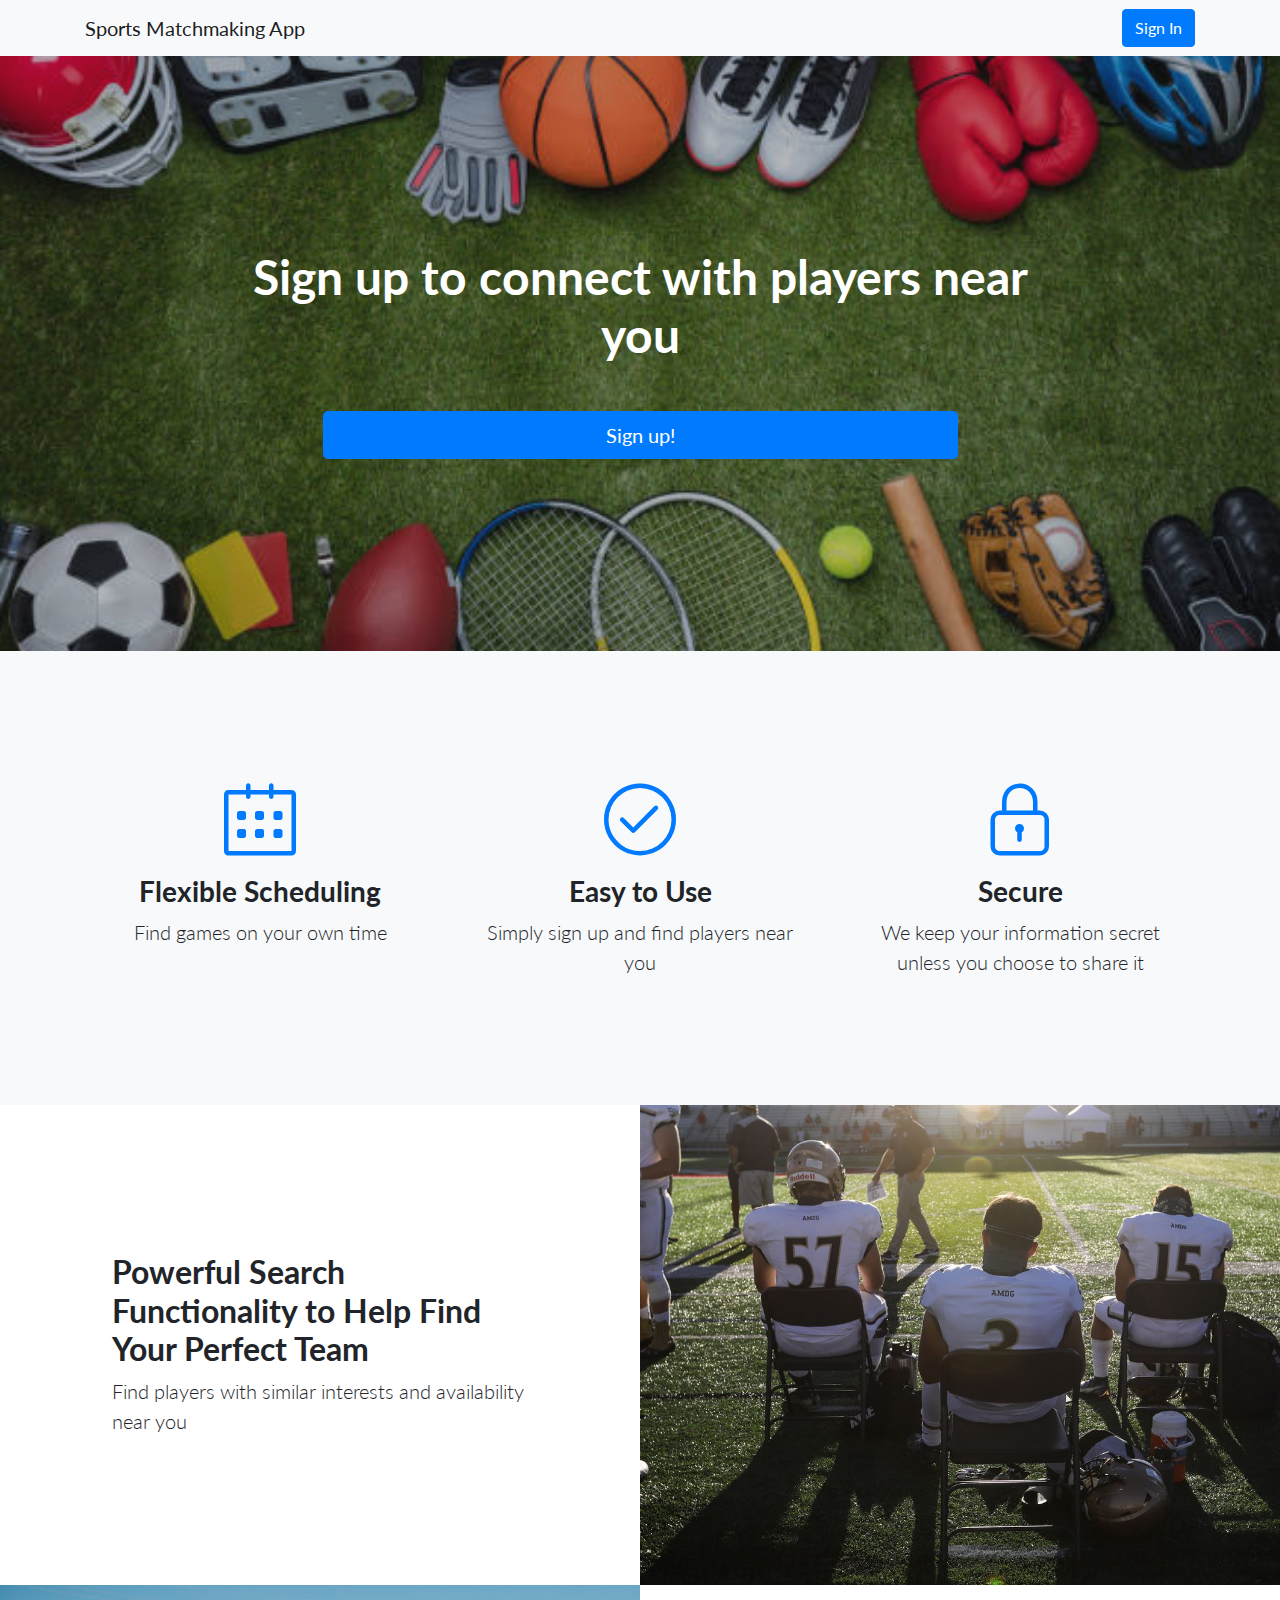
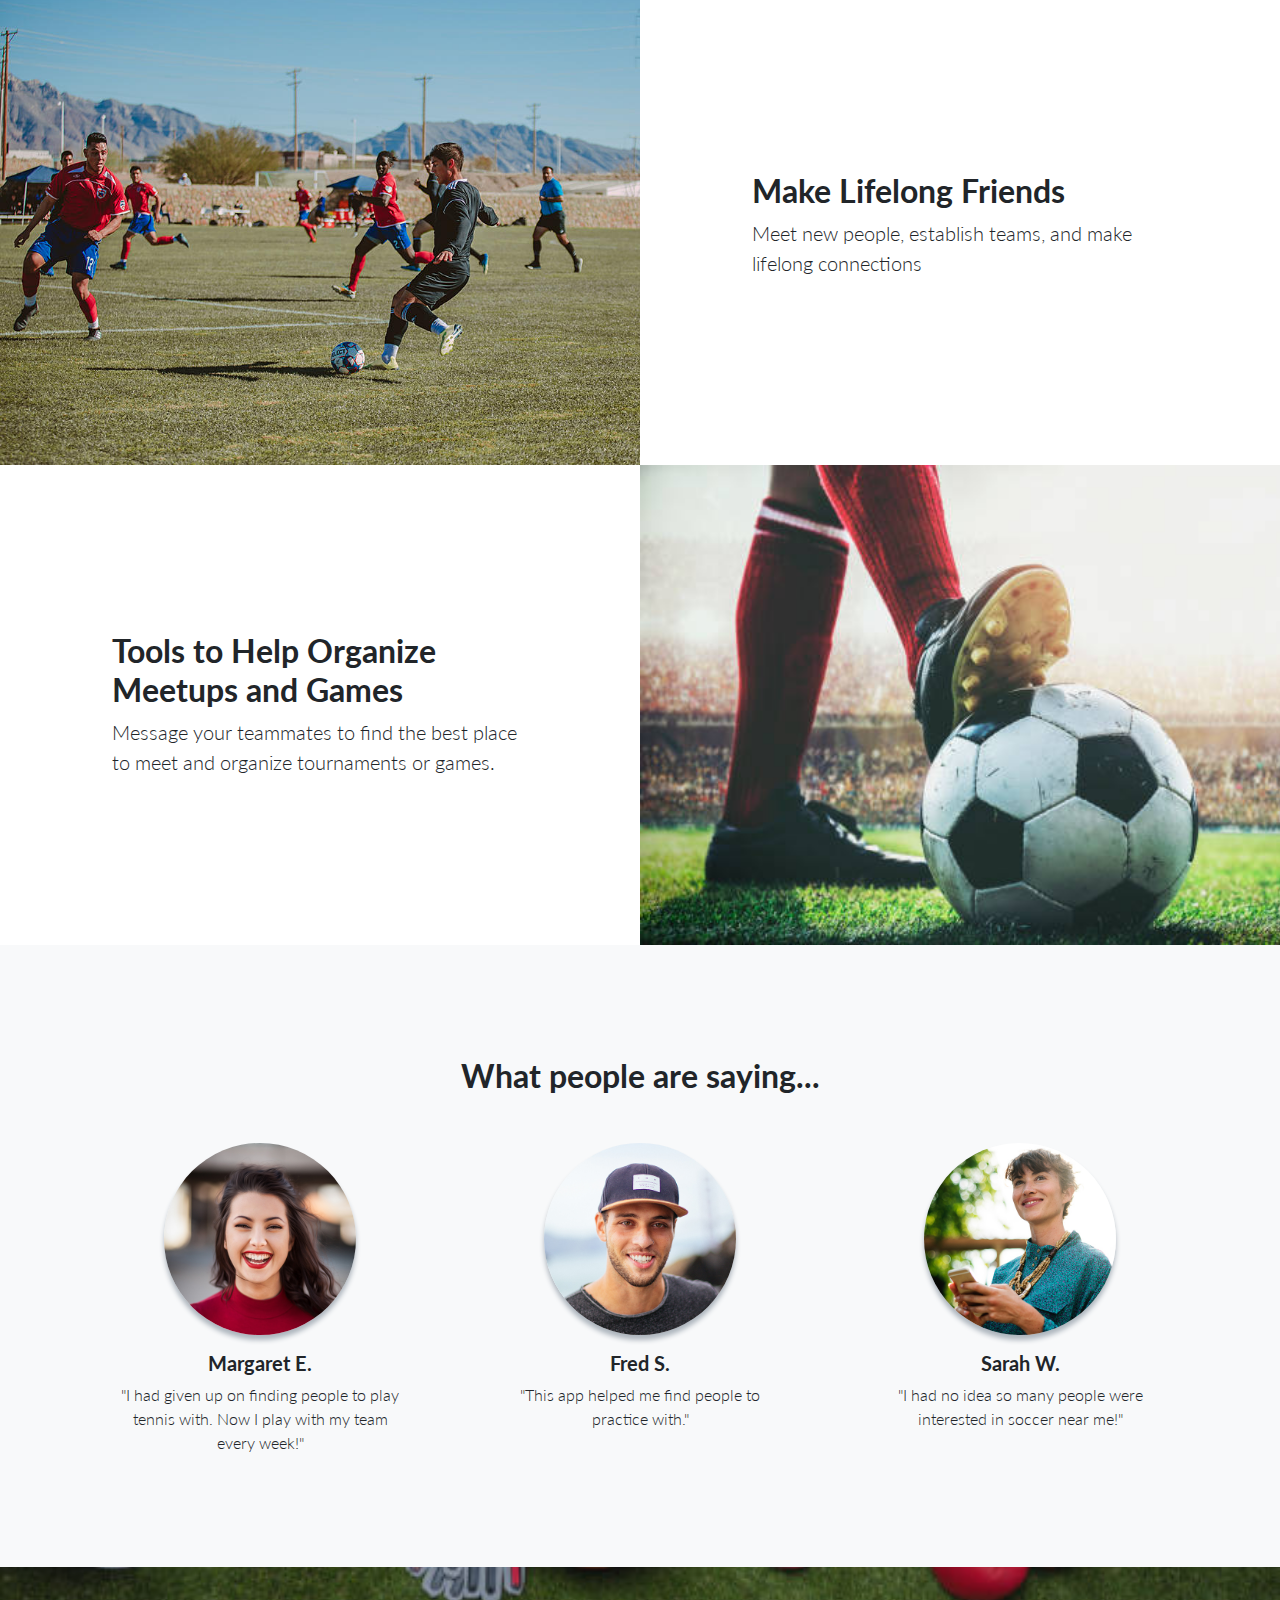
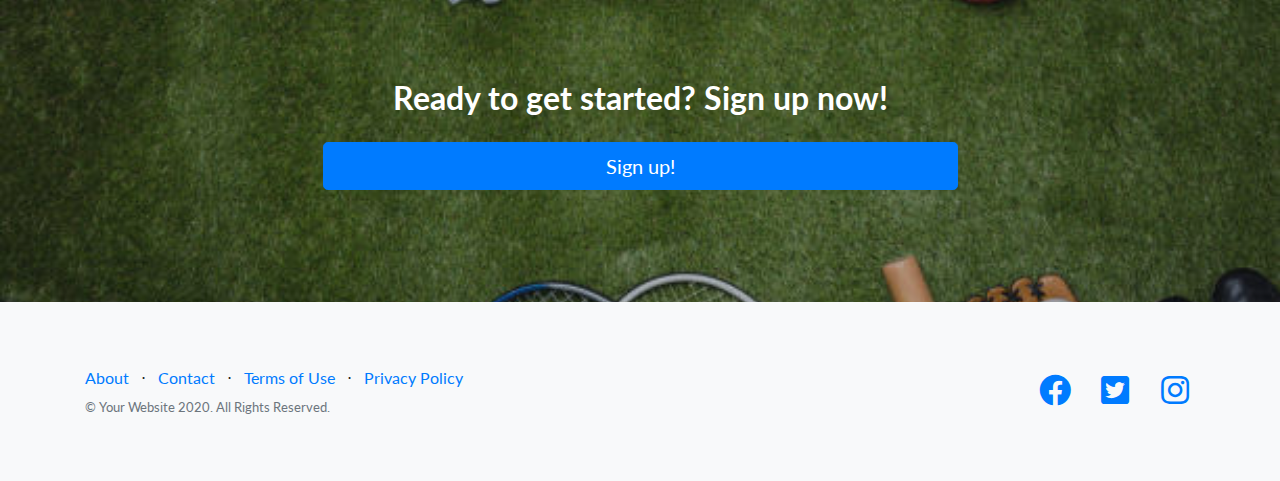
<file: src/main/resources/static/home.html>
<!DOCTYPE html>
<html lang="en">

<head>

  <meta charset="utf-8">
  <meta name="viewport" content="width=device-width, initial-scale=1, shrink-to-fit=no">
  <meta name="description" content="">
  <meta name="author" content="">

  <title>Sports Matchmaking</title>

  <!-- Bootstrap core CSS -->
  <link href="vendor/bootstrap/css/bootstrap.min.css" rel="stylesheet">

  <!-- Custom fonts for this template -->
  <link href="vendor/fontawesome-free/css/all.min.css" rel="stylesheet">
  <link href="vendor/simple-line-icons/css/simple-line-icons.css" rel="stylesheet" type="text/css">
  <link href="https://fonts.googleapis.com/css?family=Lato:300,400,700,300italic,400italic,700italic" rel="stylesheet" type="text/css">

  <!-- Custom styles for this template -->
  <link href="css/landing-page.css" rel="stylesheet">

</head>

<body>

  <!-- Navigation -->
  <nav class="navbar navbar-light bg-light static-top">
    <div class="container">
      <a class="navbar-brand" href="#">Sports Matchmaking App</a>
      <a class="btn btn-primary" href="#">Sign In</a>
    </div>
  </nav>

  <!-- Masthead -->
  <header class="masthead text-white text-center">
    <div class="overlay"></div>
    <div class="container">
      <div class="row">
        <div class="col-xl-9 mx-auto">
          <h1 class="mb-5">Sign up to connect with players near you</h1>
        </div>
        <div class="col-md-10 col-lg-8 col-xl-7 mx-auto">
          <form>
            <div class="form-row">
              <div class="col-md-12">
                <button type="submit" class="btn btn-block btn-lg btn-primary">Sign up!</button>
              </div>
            </div>
          </form>
        </div>
      </div>
    </div>
  </header>

  <!-- Icons Grid -->
  <section class="features-icons bg-light text-center">
    <div class="container">
      <div class="row">
        <div class="col-lg-4">
          <div class="features-icons-item mx-auto mb-5 mb-lg-0 mb-lg-3">
            <div class="features-icons-icon d-flex">
              <i class="icon-calendar m-auto text-primary"></i>
            </div>
            <h3>Flexible Scheduling</h3>
            <p class="lead mb-0">Find games on your own time</p>
          </div>
        </div>
        <div class="col-lg-4">
          <div class="features-icons-item mx-auto mb-0 mb-lg-3">
            <div class="features-icons-icon d-flex">
              <i class="icon-check m-auto text-primary"></i>
            </div>
            <h3>Easy to Use</h3>
            <p class="lead mb-0">Simply sign up and find players near you</p>
          </div>
        </div>
        <div class="col-lg-4">
          <div class="features-icons-item mx-auto mb-5 mb-lg-0 mb-lg-3">
            <div class="features-icons-icon d-flex">
              <i class="icon-lock m-auto text-primary"></i>
            </div>
            <h3>Secure</h3>
            <p class="lead mb-0">We keep your information secret unless you choose to share it</p>
          </div>
        </div>
      </div>
    </div>
  </section>

  <!-- Image Showcases -->
  <section class="showcase">
    <div class="container-fluid p-0">
      <div class="row no-gutters">

        <div class="col-lg-6 order-lg-2 text-white showcase-img" style="background-image: url('img/sports1.jpg');"></div>
        <div class="col-lg-6 order-lg-1 my-auto showcase-text">
          <h2>Powerful Search Functionality to Help Find Your Perfect Team</h2>
          <p class="lead mb-0">Find players with similar interests and availability near you</p>
        </div>
      </div>
      <div class="row no-gutters">
        <div class="col-lg-6 text-white showcase-img" style="background-image: url('img/soccer.jpg');"></div>
        <div class="col-lg-6 my-auto showcase-text">
          <h2>Make Lifelong Friends</h2>
          <p class="lead mb-0">Meet new people, establish teams, and make lifelong connections</p>
        </div>
      </div>
      <div class="row no-gutters">
        <div class="col-lg-6 order-lg-2 text-white showcase-img" style="background-image: url('img/sports2.jpg');"></div>
        <div class="col-lg-6 order-lg-1 my-auto showcase-text">
          <h2>Tools to Help Organize Meetups and Games</h2>
          <p class="lead mb-0">Message your teammates to find the best place to meet and organize tournaments or games.</p>
        </div>
      </div>
    </div>
  </section>

  <!-- Testimonials -->
  <section class="testimonials text-center bg-light">
    <div class="container">
      <h2 class="mb-5">What people are saying...</h2>
      <div class="row">
        <div class="col-lg-4">
          <div class="testimonial-item mx-auto mb-5 mb-lg-0">
            <img class="img-fluid rounded-circle mb-3" src="img/testimonials-1.jpg" alt="">
            <h5>Margaret E.</h5>
            <p class="font-weight-light mb-0">"I had given up on finding people to play tennis with. Now I play with my team every week!"</p>
          </div>
        </div>
        <div class="col-lg-4">
          <div class="testimonial-item mx-auto mb-5 mb-lg-0">
            <img class="img-fluid rounded-circle mb-3" src="img/testimonials-2.jpg" alt="">
            <h5>Fred S.</h5>
            <p class="font-weight-light mb-0">"This app helped me find people to practice with."</p>
          </div>
        </div>
        <div class="col-lg-4">
          <div class="testimonial-item mx-auto mb-5 mb-lg-0">
            <img class="img-fluid rounded-circle mb-3" src="img/testimonials-3.jpg" alt="">
            <h5>Sarah W.</h5>
            <p class="font-weight-light mb-0">"I had no idea so many people were interested in soccer near me!"</p>
          </div>
        </div>
      </div>
    </div>
  </section>

  <!-- Call to Action -->
  <section class="call-to-action text-white text-center">
    <div class="overlay"></div>
    <div class="container">
      <div class="row">
        <div class="col-xl-9 mx-auto">
          <h2 class="mb-4">Ready to get started? Sign up now!</h2>
        </div>
        <div class="col-md-10 col-lg-8 col-xl-7 mx-auto">
          <form>
            <div class="form-row">
              <div class="col-md-12">
                <button type="submit" class="btn btn-block btn-lg btn-primary">Sign up!</button>
              </div>
            </div>
          </form>
        </div>
      </div>
    </div>
  </section>

  <!-- Footer -->
  <footer class="footer bg-light">
    <div class="container">
      <div class="row">
        <div class="col-lg-6 h-100 text-center text-lg-left my-auto">
          <ul class="list-inline mb-2">
            <li class="list-inline-item">
              <a href="#">About</a>
            </li>
            <li class="list-inline-item">&sdot;</li>
            <li class="list-inline-item">
              <a href="#">Contact</a>
            </li>
            <li class="list-inline-item">&sdot;</li>
            <li class="list-inline-item">
              <a href="#">Terms of Use</a>
            </li>
            <li class="list-inline-item">&sdot;</li>
            <li class="list-inline-item">
              <a href="#">Privacy Policy</a>
            </li>
          </ul>
          <p class="text-muted small mb-4 mb-lg-0">&copy; Your Website 2020. All Rights Reserved.</p>
        </div>
        <div class="col-lg-6 h-100 text-center text-lg-right my-auto">
          <ul class="list-inline mb-0">
            <li class="list-inline-item mr-3">
              <a href="#">
                <i class="fab fa-facebook fa-2x fa-fw"></i>
              </a>
            </li>
            <li class="list-inline-item mr-3">
              <a href="#">
                <i class="fab fa-twitter-square fa-2x fa-fw"></i>
              </a>
            </li>
            <li class="list-inline-item">
              <a href="#">
                <i class="fab fa-instagram fa-2x fa-fw"></i>
              </a>
            </li>
          </ul>
        </div>
      </div>
    </div>
  </footer>

  <!-- Bootstrap core JavaScript -->
  <script src="vendor/jquery/jquery.min.js"></script>
  <script src="vendor/bootstrap/js/bootstrap.bundle.min.js"></script>

</body>

</html>
</file>
<file: src/main/resources/static/vendor/simple-line-icons/css/simple-line-icons.css>
@font-face {
  font-family: 'simple-line-icons';
  src: url('../fonts/Simple-Line-Icons.eot?v=2.4.0');
  src: url('../fonts/Simple-Line-Icons.eot?v=2.4.0#iefix') format('embedded-opentype'), url('../fonts/Simple-Line-Icons.woff2?v=2.4.0') format('woff2'), url('../fonts/Simple-Line-Icons.ttf?v=2.4.0') format('truetype'), url('../fonts/Simple-Line-Icons.woff?v=2.4.0') format('woff'), url('../fonts/Simple-Line-Icons.svg?v=2.4.0#simple-line-icons') format('svg');
  font-weight: normal;
  font-style: normal;
}
/*
 Use the following CSS code if you want to have a class per icon.
 Instead of a list of all class selectors, you can use the generic [class*="icon-"] selector, but it's slower:
*/
.icon-user,
.icon-people,
.icon-user-female,
.icon-user-follow,
.icon-user-following,
.icon-user-unfollow,
.icon-login,
.icon-logout,
.icon-emotsmile,
.icon-phone,
.icon-call-end,
.icon-call-in,
.icon-call-out,
.icon-map,
.icon-location-pin,
.icon-direction,
.icon-directions,
.icon-compass,
.icon-layers,
.icon-menu,
.icon-list,
.icon-options-vertical,
.icon-options,
.icon-arrow-down,
.icon-arrow-left,
.icon-arrow-right,
.icon-arrow-up,
.icon-arrow-up-circle,
.icon-arrow-left-circle,
.icon-arrow-right-circle,
.icon-arrow-down-circle,
.icon-check,
.icon-clock,
.icon-plus,
.icon-minus,
.icon-close,
.icon-event,
.icon-exclamation,
.icon-organization,
.icon-trophy,
.icon-screen-smartphone,
.icon-screen-desktop,
.icon-plane,
.icon-notebook,
.icon-mustache,
.icon-mouse,
.icon-magnet,
.icon-energy,
.icon-disc,
.icon-cursor,
.icon-cursor-move,
.icon-crop,
.icon-chemistry,
.icon-speedometer,
.icon-shield,
.icon-screen-tablet,
.icon-magic-wand,
.icon-hourglass,
.icon-graduation,
.icon-ghost,
.icon-game-controller,
.icon-fire,
.icon-eyeglass,
.icon-envelope-open,
.icon-envelope-letter,
.icon-bell,
.icon-badge,
.icon-anchor,
.icon-wallet,
.icon-vector,
.icon-speech,
.icon-puzzle,
.icon-printer,
.icon-present,
.icon-playlist,
.icon-pin,
.icon-picture,
.icon-handbag,
.icon-globe-alt,
.icon-globe,
.icon-folder-alt,
.icon-folder,
.icon-film,
.icon-feed,
.icon-drop,
.icon-drawer,
.icon-docs,
.icon-doc,
.icon-diamond,
.icon-cup,
.icon-calculator,
.icon-bubbles,
.icon-briefcase,
.icon-book-open,
.icon-basket-loaded,
.icon-basket,
.icon-bag,
.icon-action-undo,
.icon-action-redo,
.icon-wrench,
.icon-umbrella,
.icon-trash,
.icon-tag,
.icon-support,
.icon-frame,
.icon-size-fullscreen,
.icon-size-actual,
.icon-shuffle,
.icon-share-alt,
.icon-share,
.icon-rocket,
.icon-question,
.icon-pie-chart,
.icon-pencil,
.icon-note,
.icon-loop,
.icon-home,
.icon-grid,
.icon-graph,
.icon-microphone,
.icon-music-tone-alt,
.icon-music-tone,
.icon-earphones-alt,
.icon-earphones,
.icon-equalizer,
.icon-like,
.icon-dislike,
.icon-control-start,
.icon-control-rewind,
.icon-control-play,
.icon-control-pause,
.icon-control-forward,
.icon-control-end,
.icon-volume-1,
.icon-volume-2,
.icon-volume-off,
.icon-calendar,
.icon-bulb,
.icon-chart,
.icon-ban,
.icon-bubble,
.icon-camrecorder,
.icon-camera,
.icon-cloud-download,
.icon-cloud-upload,
.icon-envelope,
.icon-eye,
.icon-flag,
.icon-heart,
.icon-info,
.icon-key,
.icon-link,
.icon-lock,
.icon-lock-open,
.icon-magnifier,
.icon-magnifier-add,
.icon-magnifier-remove,
.icon-paper-clip,
.icon-paper-plane,
.icon-power,
.icon-refresh,
.icon-reload,
.icon-settings,
.icon-star,
.icon-symbol-female,
.icon-symbol-male,
.icon-target,
.icon-credit-card,
.icon-paypal,
.icon-social-tumblr,
.icon-social-twitter,
.icon-social-facebook,
.icon-social-instagram,
.icon-social-linkedin,
.icon-social-pinterest,
.icon-social-github,
.icon-social-google,
.icon-social-reddit,
.icon-social-skype,
.icon-social-dribbble,
.icon-social-behance,
.icon-social-foursqare,
.icon-social-soundcloud,
.icon-social-spotify,
.icon-social-stumbleupon,
.icon-social-youtube,
.icon-social-dropbox,
.icon-social-vkontakte,
.icon-social-steam {
  font-family: 'simple-line-icons';
  speak: none;
  font-style: normal;
  font-weight: normal;
  font-variant: normal;
  text-transform: none;
  line-height: 1;
  /* Better Font Rendering =========== */
  -webkit-font-smoothing: antialiased;
  -moz-osx-font-smoothing: grayscale;
}
.icon-user:before {
  content: "\e005";
}
.icon-people:before {
  content: "\e001";
}
.icon-user-female:before {
  content: "\e000";
}
.icon-user-follow:before {
  content: "\e002";
}
.icon-user-following:before {
  content: "\e003";
}
.icon-user-unfollow:before {
  content: "\e004";
}
.icon-login:before {
  content: "\e066";
}
.icon-logout:before {
  content: "\e065";
}
.icon-emotsmile:before {
  content: "\e021";
}
.icon-phone:before {
  content: "\e600";
}
.icon-call-end:before {
  content: "\e048";
}
.icon-call-in:before {
  content: "\e047";
}
.icon-call-out:before {
  content: "\e046";
}
.icon-map:before {
  content: "\e033";
}
.icon-location-pin:before {
  content: "\e096";
}
.icon-direction:before {
  content: "\e042";
}
.icon-directions:before {
  content: "\e041";
}
.icon-compass:before {
  content: "\e045";
}
.icon-layers:before {
  content: "\e034";
}
.icon-menu:before {
  content: "\e601";
}
.icon-list:before {
  content: "\e067";
}
.icon-options-vertical:before {
  content: "\e602";
}
.icon-options:before {
  content: "\e603";
}
.icon-arrow-down:before {
  content: "\e604";
}
.icon-arrow-left:before {
  content: "\e605";
}
.icon-arrow-right:before {
  content: "\e606";
}
.icon-arrow-up:before {
  content: "\e607";
}
.icon-arrow-up-circle:before {
  content: "\e078";
}
.icon-arrow-left-circle:before {
  content: "\e07a";
}
.icon-arrow-right-circle:before {
  content: "\e079";
}
.icon-arrow-down-circle:before {
  content: "\e07b";
}
.icon-check:before {
  content: "\e080";
}
.icon-clock:before {
  content: "\e081";
}
.icon-plus:before {
  content: "\e095";
}
.icon-minus:before {
  content: "\e615";
}
.icon-close:before {
  content: "\e082";
}
.icon-event:before {
  content: "\e619";
}
.icon-exclamation:before {
  content: "\e617";
}
.icon-organization:before {
  content: "\e616";
}
.icon-trophy:before {
  content: "\e006";
}
.icon-screen-smartphone:before {
  content: "\e010";
}
.icon-screen-desktop:before {
  content: "\e011";
}
.icon-plane:before {
  content: "\e012";
}
.icon-notebook:before {
  content: "\e013";
}
.icon-mustache:before {
  content: "\e014";
}
.icon-mouse:before {
  content: "\e015";
}
.icon-magnet:before {
  content: "\e016";
}
.icon-energy:before {
  content: "\e020";
}
.icon-disc:before {
  content: "\e022";
}
.icon-cursor:before {
  content: "\e06e";
}
.icon-cursor-move:before {
  content: "\e023";
}
.icon-crop:before {
  content: "\e024";
}
.icon-chemistry:before {
  content: "\e026";
}
.icon-speedometer:before {
  content: "\e007";
}
.icon-shield:before {
  content: "\e00e";
}
.icon-screen-tablet:before {
  content: "\e00f";
}
.icon-magic-wand:before {
  content: "\e017";
}
.icon-hourglass:before {
  content: "\e018";
}
.icon-graduation:before {
  content: "\e019";
}
.icon-ghost:before {
  content: "\e01a";
}
.icon-game-controller:before {
  content: "\e01b";
}
.icon-fire:before {
  content: "\e01c";
}
.icon-eyeglass:before {
  content: "\e01d";
}
.icon-envelope-open:before {
  content: "\e01e";
}
.icon-envelope-letter:before {
  content: "\e01f";
}
.icon-bell:before {
  content: "\e027";
}
.icon-badge:before {
  content: "\e028";
}
.icon-anchor:before {
  content: "\e029";
}
.icon-wallet:before {
  content: "\e02a";
}
.icon-vector:before {
  content: "\e02b";
}
.icon-speech:before {
  content: "\e02c";
}
.icon-puzzle:before {
  content: "\e02d";
}
.icon-printer:before {
  content: "\e02e";
}
.icon-present:before {
  content: "\e02f";
}
.icon-playlist:before {
  content: "\e030";
}
.icon-pin:before {
  content: "\e031";
}
.icon-picture:before {
  content: "\e032";
}
.icon-handbag:before {
  content: "\e035";
}
.icon-globe-alt:before {
  content: "\e036";
}
.icon-globe:before {
  content: "\e037";
}
.icon-folder-alt:before {
  content: "\e039";
}
.icon-folder:before {
  content: "\e089";
}
.icon-film:before {
  content: "\e03a";
}
.icon-feed:before {
  content: "\e03b";
}
.icon-drop:before {
  content: "\e03e";
}
.icon-drawer:before {
  content: "\e03f";
}
.icon-docs:before {
  content: "\e040";
}
.icon-doc:before {
  content: "\e085";
}
.icon-diamond:before {
  content: "\e043";
}
.icon-cup:before {
  content: "\e044";
}
.icon-calculator:before {
  content: "\e049";
}
.icon-bubbles:before {
  content: "\e04a";
}
.icon-briefcase:before {
  content: "\e04b";
}
.icon-book-open:before {
  content: "\e04c";
}
.icon-basket-loaded:before {
  content: "\e04d";
}
.icon-basket:before {
  content: "\e04e";
}
.icon-bag:before {
  content: "\e04f";
}
.icon-action-undo:before {
  content: "\e050";
}
.icon-action-redo:before {
  content: "\e051";
}
.icon-wrench:before {
  content: "\e052";
}
.icon-umbrella:before {
  content: "\e053";
}
.icon-trash:before {
  content: "\e054";
}
.icon-tag:before {
  content: "\e055";
}
.icon-support:before {
  content: "\e056";
}
.icon-frame:before {
  content: "\e038";
}
.icon-size-fullscreen:before {
  content: "\e057";
}
.icon-size-actual:before {
  content: "\e058";
}
.icon-shuffle:before {
  content: "\e059";
}
.icon-share-alt:before {
  content: "\e05a";
}
.icon-share:before {
  content: "\e05b";
}
.icon-rocket:before {
  content: "\e05c";
}
.icon-question:before {
  content: "\e05d";
}
.icon-pie-chart:before {
  content: "\e05e";
}
.icon-pencil:before {
  content: "\e05f";
}
.icon-note:before {
  content: "\e060";
}
.icon-loop:before {
  content: "\e064";
}
.icon-home:before {
  content: "\e069";
}
.icon-grid:before {
  content: "\e06a";
}
.icon-graph:before {
  content: "\e06b";
}
.icon-microphone:before {
  content: "\e063";
}
.icon-music-tone-alt:before {
  content: "\e061";
}
.icon-music-tone:before {
  content: "\e062";
}
.icon-earphones-alt:before {
  content: "\e03c";
}
.icon-earphones:before {
  content: "\e03d";
}
.icon-equalizer:before {
  content: "\e06c";
}
.icon-like:before {
  content: "\e068";
}
.icon-dislike:before {
  content: "\e06d";
}
.icon-control-start:before {
  content: "\e06f";
}
.icon-control-rewind:before {
  content: "\e070";
}
.icon-control-play:before {
  content: "\e071";
}
.icon-control-pause:before {
  content: "\e072";
}
.icon-control-forward:before {
  content: "\e073";
}
.icon-control-end:before {
  content: "\e074";
}
.icon-volume-1:before {
  content: "\e09f";
}
.icon-volume-2:before {
  content: "\e0a0";
}
.icon-volume-off:before {
  content: "\e0a1";
}
.icon-calendar:before {
  content: "\e075";
}
.icon-bulb:before {
  content: "\e076";
}
.icon-chart:before {
  content: "\e077";
}
.icon-ban:before {
  content: "\e07c";
}
.icon-bubble:before {
  content: "\e07d";
}
.icon-camrecorder:before {
  content: "\e07e";
}
.icon-camera:before {
  content: "\e07f";
}
.icon-cloud-download:before {
  content: "\e083";
}
.icon-cloud-upload:before {
  content: "\e084";
}
.icon-envelope:before {
  content: "\e086";
}
.icon-eye:before {
  content: "\e087";
}
.icon-flag:before {
  content: "\e088";
}
.icon-heart:before {
  content: "\e08a";
}
.icon-info:before {
  content: "\e08b";
}
.icon-key:before {
  content: "\e08c";
}
.icon-link:before {
  content: "\e08d";
}
.icon-lock:before {
  content: "\e08e";
}
.icon-lock-open:before {
  content: "\e08f";
}
.icon-magnifier:before {
  content: "\e090";
}
.icon-magnifier-add:before {
  content: "\e091";
}
.icon-magnifier-remove:before {
  content: "\e092";
}
.icon-paper-clip:before {
  content: "\e093";
}
.icon-paper-plane:before {
  content: "\e094";
}
.icon-power:before {
  content: "\e097";
}
.icon-refresh:before {
  content: "\e098";
}
.icon-reload:before {
  content: "\e099";
}
.icon-settings:before {
  content: "\e09a";
}
.icon-star:before {
  content: "\e09b";
}
.icon-symbol-female:before {
  content: "\e09c";
}
.icon-symbol-male:before {
  content: "\e09d";
}
.icon-target:before {
  content: "\e09e";
}
.icon-credit-card:before {
  content: "\e025";
}
.icon-paypal:before {
  content: "\e608";
}
.icon-social-tumblr:before {
  content: "\e00a";
}
.icon-social-twitter:before {
  content: "\e009";
}
.icon-social-facebook:before {
  content: "\e00b";
}
.icon-social-instagram:before {
  content: "\e609";
}
.icon-social-linkedin:before {
  content: "\e60a";
}
.icon-social-pinterest:before {
  content: "\e60b";
}
.icon-social-github:before {
  content: "\e60c";
}
.icon-social-google:before {
  content: "\e60d";
}
.icon-social-reddit:before {
  content: "\e60e";
}
.icon-social-skype:before {
  content: "\e60f";
}
.icon-social-dribbble:before {
  content: "\e00d";
}
.icon-social-behance:before {
  content: "\e610";
}
.icon-social-foursqare:before {
  content: "\e611";
}
.icon-social-soundcloud:before {
  content: "\e612";
}
.icon-social-spotify:before {
  content: "\e613";
}
.icon-social-stumbleupon:before {
  content: "\e614";
}
.icon-social-youtube:before {
  content: "\e008";
}
.icon-social-dropbox:before {
  content: "\e00c";
}
.icon-social-vkontakte:before {
  content: "\e618";
}
.icon-social-steam:before {
  content: "\e620";
}
</file>
<file: src/main/resources/static/css/landing-page.css>
/*!
 * Start Bootstrap - Landing Page v5.0.8 (https://startbootstrap.com/themes/landing-page)
 * Copyright 2013-2020 Start Bootstrap
 * Licensed under MIT (https://github.com/StartBootstrap/startbootstrap-landing-page/blob/master/LICENSE)
 */

body {
  font-family: 'Lato', 'Helvetica Neue', Helvetica, Arial, sans-serif;
}

h1,
h2,
h3,
h4,
h5,
h6 {
  font-family: 'Lato', 'Helvetica Neue', Helvetica, Arial, sans-serif;
  font-weight: 700;
}

header.masthead {
  position: relative;
  background-color: #343a40;
  background: url("../img/sports.jpg") no-repeat center center;
  background-size: cover;
  padding-top: 8rem;
  padding-bottom: 8rem;
}

header.masthead .overlay {
  position: absolute;
  background-color: #212529;
  height: 100%;
  width: 100%;
  top: 0;
  left: 0;
  opacity: 0.3;
}

header.masthead h1 {
  font-size: 2rem;
}

@media (min-width: 768px) {
  header.masthead {
    padding-top: 12rem;
    padding-bottom: 12rem;
  }
  header.masthead h1 {
    font-size: 3rem;
  }
}

.showcase .showcase-text {
  padding: 3rem;
}

.showcase .showcase-img {
  min-height: 30rem;
  background-size: cover;
}

@media (min-width: 768px) {
  .showcase .showcase-text {
    padding: 7rem;
  }
}

.features-icons {
  padding-top: 7rem;
  padding-bottom: 7rem;
}

.features-icons .features-icons-item {
  max-width: 20rem;
}

.features-icons .features-icons-item .features-icons-icon {
  height: 7rem;
}

.features-icons .features-icons-item .features-icons-icon i {
  font-size: 4.5rem;
}

.features-icons .features-icons-item:hover .features-icons-icon i {
  font-size: 5rem;
}

.testimonials {
  padding-top: 7rem;
  padding-bottom: 7rem;
}

.testimonials .testimonial-item {
  max-width: 18rem;
}

.testimonials .testimonial-item img {
  max-width: 12rem;
  box-shadow: 0px 5px 5px 0px #adb5bd;
}

.call-to-action {
  position: relative;
  background-color: #343a40;
  background: url("../img/sports.jpg") no-repeat center center;
  background-size: cover;
  padding-top: 7rem;
  padding-bottom: 7rem;
}

.call-to-action .overlay {
  position: absolute;
  background-color: #212529;
  height: 100%;
  width: 100%;
  top: 0;
  left: 0;
  opacity: 0.3;
}

footer.footer {
  padding-top: 4rem;
  padding-bottom: 4rem;
}
</file>
